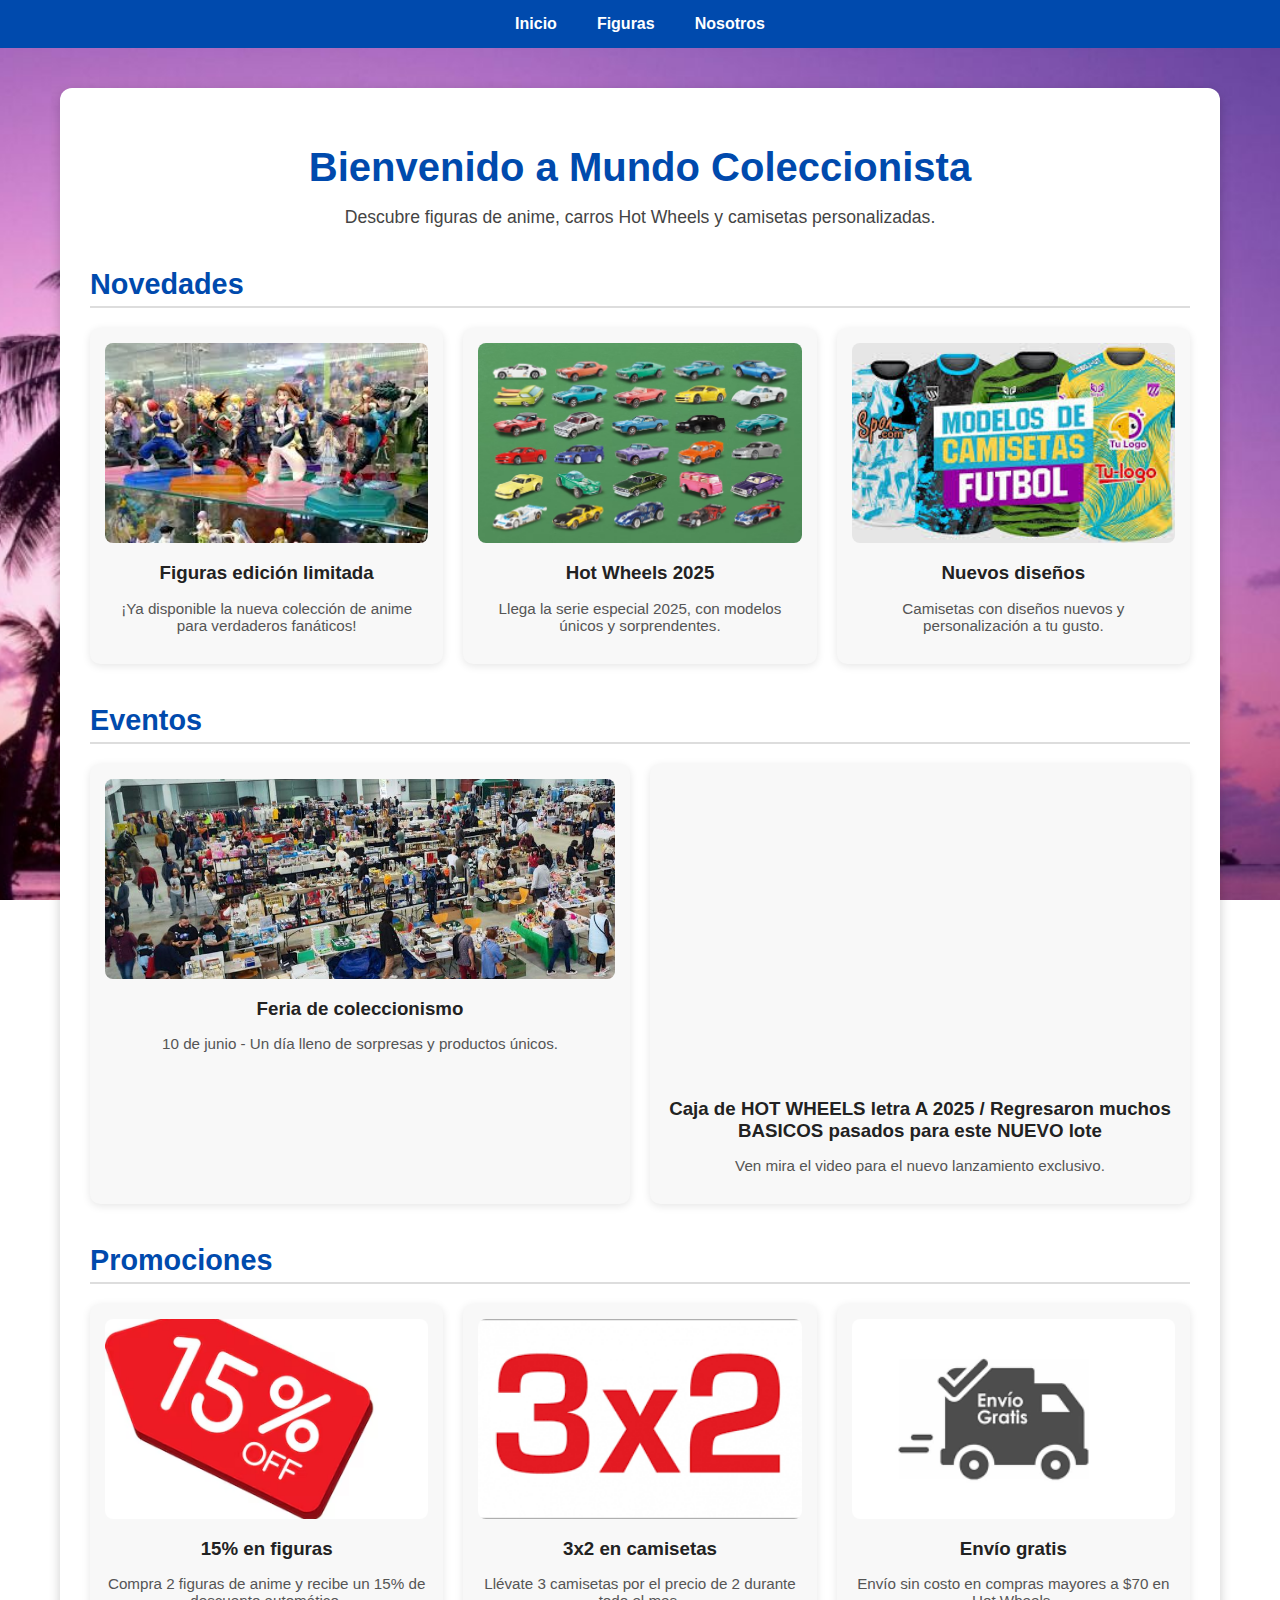
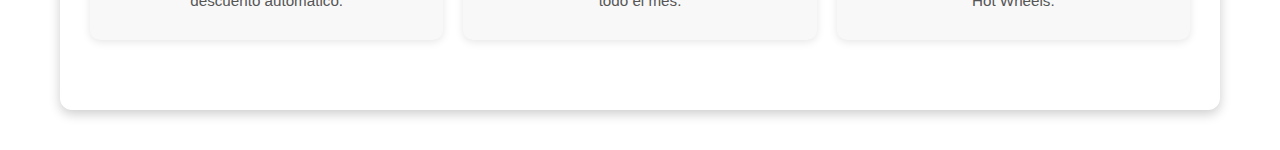
<file: index.html>
<!DOCTYPE html>
<html lang="es">
<head>
  <meta charset="UTF-8">
  <title>Inicio - Mundo Coleccionista</title>
  <link rel="stylesheet" href="inicio.css">
</head>
<body>

  <!-- Menú de navegación -->
  <nav>
    <a href="index.html">Inicio</a>
    <a href="figuras.html">Figuras</a>
    <a href="nosotros.html">Nosotros</a>
    
  </nav>

  <div class="contenedor">
    <!-- Encabezado principal -->
    <header>
      <h1>Bienvenido a Mundo Coleccionista</h1>
      <p>Descubre figuras de anime, carros Hot Wheels y camisetas personalizadas.</p>
    </header>

    <!-- Novedades -->
    <section>
      <h2>Novedades</h2>
      <div class="tarjetas">
        <div class="tarjeta">
          <img src="anime.jpg" alt="Figura de Anime">
          <h3>Figuras edición limitada</h3>
          <p>¡Ya disponible la nueva colección de anime para verdaderos fanáticos!</p>
        </div>
        <div class="tarjeta">
          <img src="carros.avif" alt="Hot Wheels 2025">
          <h3>Hot Wheels 2025</h3>
          <p>Llega la serie especial 2025, con modelos únicos y sorprendentes.</p>
        </div>
        <div class="tarjeta">
          <img src="camisas.jpg" alt="Camisetas Personalizadas">
          <h3>Nuevos diseños</h3>
          <p>Camisetas con diseños nuevos y personalización a tu gusto.</p>
        </div>
      </div>
    </section>

    <!-- Eventos -->
    <section>
      <h2>Eventos</h2>
      <div class="tarjetas">
        <div class="tarjeta">
          <img src="feria.jpg" alt="Feria de coleccionismo">
          <h3>Feria de coleccionismo</h3>
          <p>10 de junio - Un día lleno de sorpresas y productos únicos.</p>
        </div>
        <div class="tarjeta">
          <iframe width="510  " height="300" src="https://www.youtube.com/embed/b9EstrsVpmI?si=OtBIHDEcAuADkkT9" title="YouTube video player" frameborder="0" allow="accelerometer; autoplay; clipboard-write; encrypted-media; gyroscope; picture-in-picture; web-share" referrerpolicy="strict-origin-when-cross-origin" allowfullscreen></iframe>
          <h3>Caja de HOT WHEELS letra A 2025 / Regresaron muchos BASICOS pasados para este NUEVO lote</h3>
          <p>Ven mira el video para el nuevo lanzamiento exclusivo.</p>
        </div>
      </div>
    </section>

    <!-- Promociones -->
    <section>
      <h2>Promociones</h2>
      <div class="tarjetas">
        <div class="tarjeta">
          <img src="descuento.avif" alt="Descuento figuras">
          <h3>15% en figuras</h3>
          <p>Compra 2 figuras de anime y recibe un 15% de descuento automático.</p>
        </div>
        <div class="tarjeta">
          <img src="promocion.png" alt="3x2 camisetas">
          <h3>3x2 en camisetas</h3>
          <p>Llévate 3 camisetas por el precio de 2 durante todo el mes.</p>
        </div>
        <div class="tarjeta">
          <img src="eviogra.png" alt="Envío gratis">
          <h3>Envío gratis</h3>
          <p>Envío sin costo en compras mayores a $70 en Hot Wheels.</p>
        </div>
      </div>
    </section>
  </div>



</body>
</html>
</file>
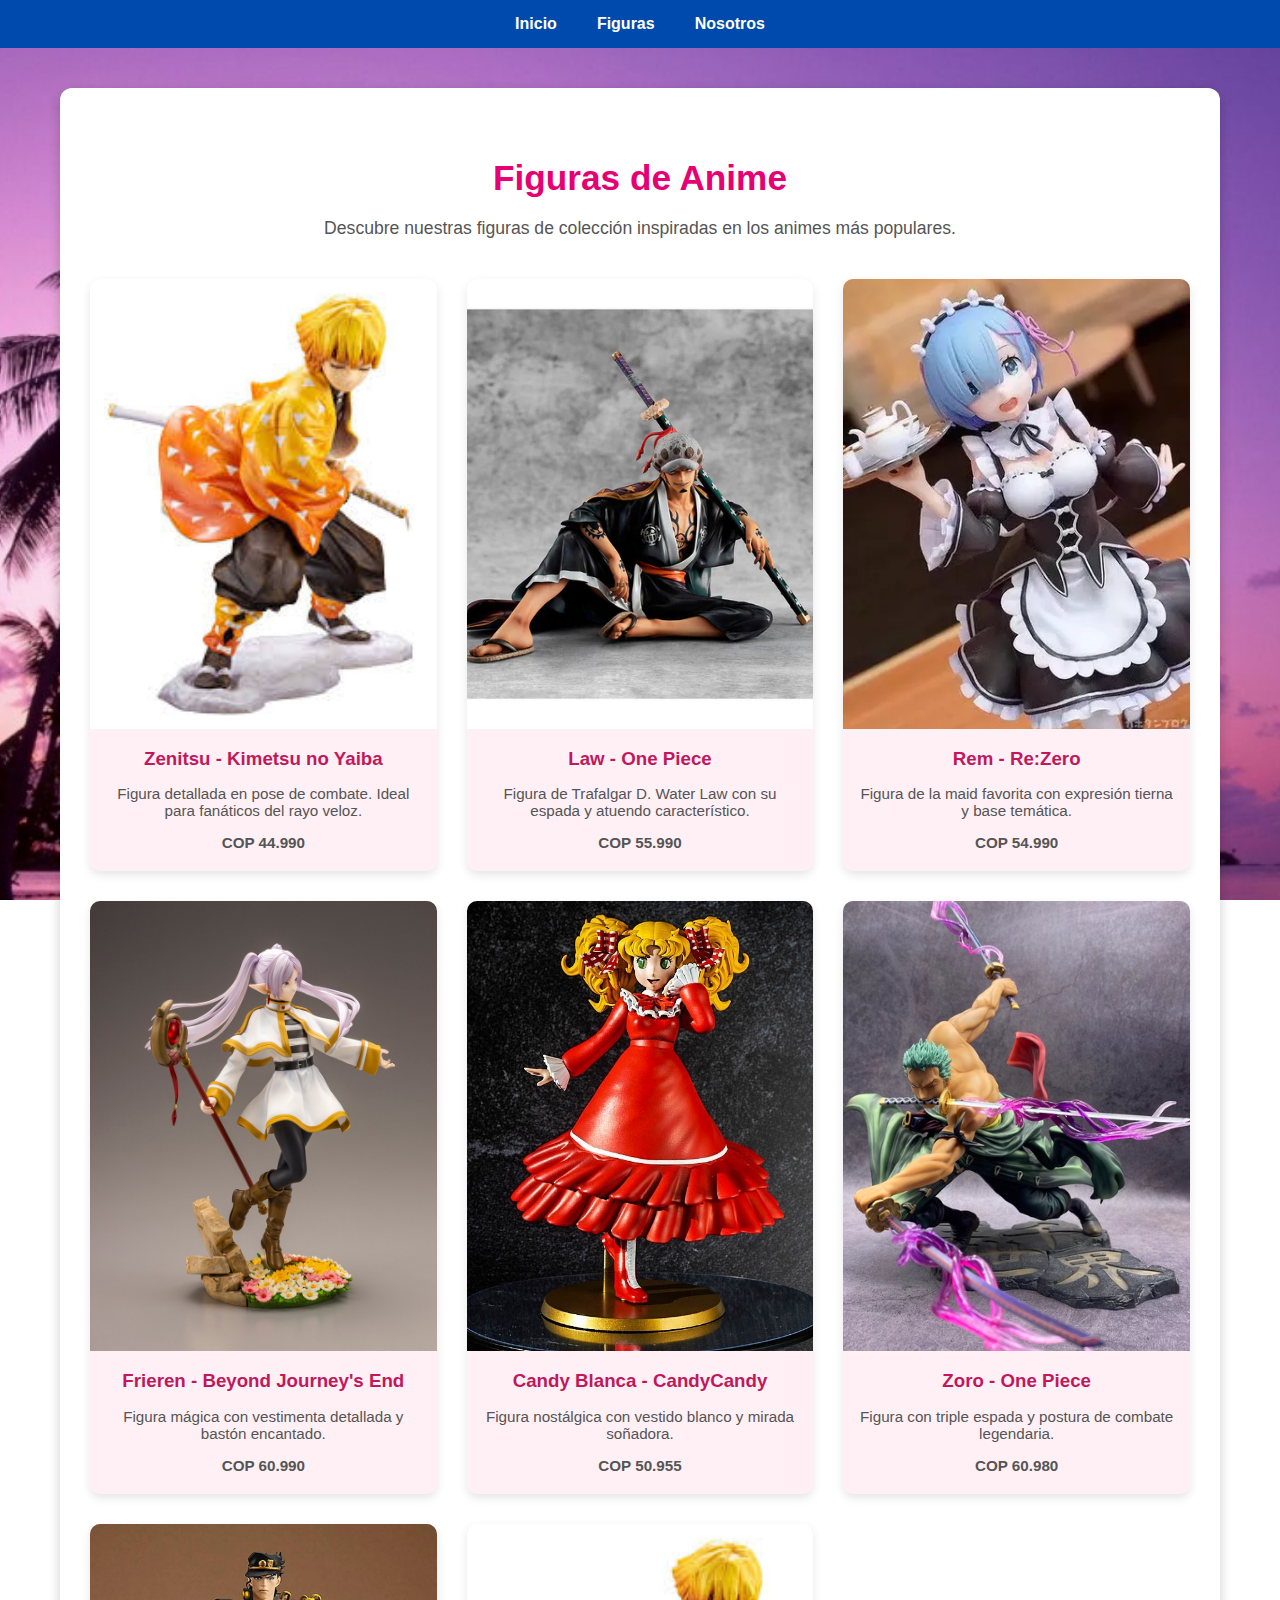
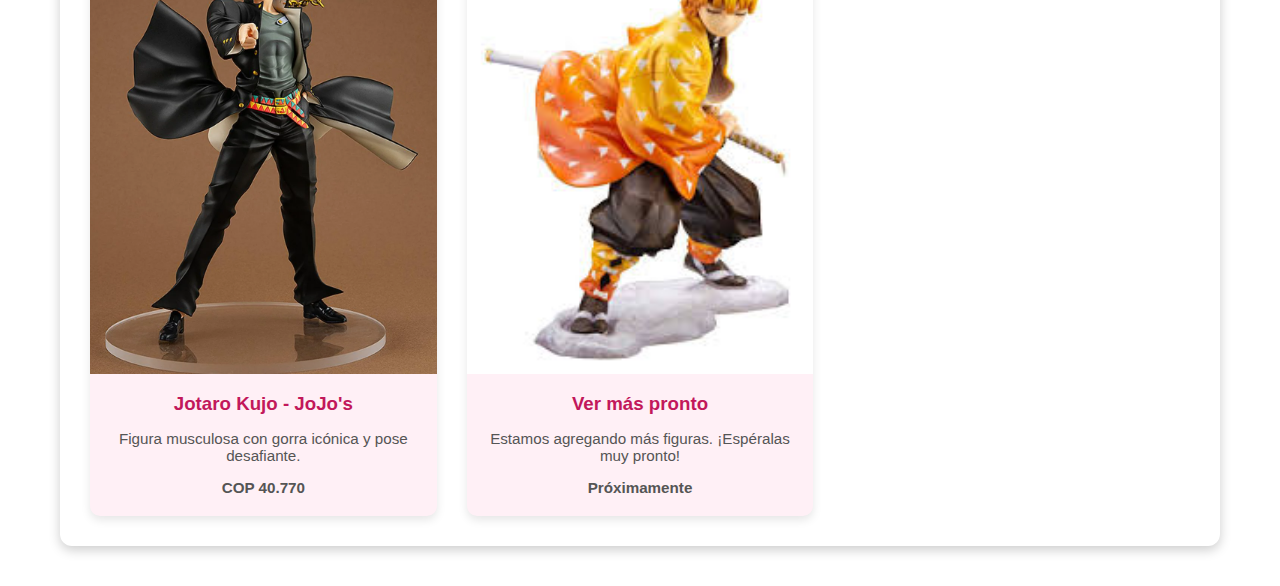
<file: Anime.html>
<!DOCTYPE html>
<html lang="es">
<head>
  <meta charset="UTF-8" />
  <title>Anime - Mundo Coleccionista</title>
  <link rel="stylesheet" href="inicio.css" />
  <style>
    .titulo-seccion {
      text-align: center;
      color: #e60073;
      margin: 40px 0 20px;
      font-size: 2.2em;
    }

    .descripcion {
      text-align: center;
      color: #555;
      font-size: 1.1em;
      margin-bottom: 40px;
    }

    .galeria-pop {
      display: grid;
      grid-template-columns: repeat(auto-fit, minmax(280px, 1fr));
      gap: 30px;
    }

    .tarjeta-pop {
      background-color: #fff0f6;
      border-radius: 10px;
      box-shadow: 0 4px 10px rgba(0, 0, 0, 0.1);
      overflow: hidden;
      text-align: center;
      transition: transform 0.3s ease;
    }

    .tarjeta-pop:hover {
      transform: scale(1.05);
    }

    .tarjeta-pop img {
      width: 100%;
      height: 450px;
      object-fit: cover;
    }

    .tarjeta-pop h3 {
      color: #c2185b;
      margin: 15px 0 5px;
    }

    .tarjeta-pop p {
      color: #555;
      font-size: 0.95em;
      padding: 0 15px;
    }

    .precio {
      font-weight: bold;
      color: #007b5e;
      margin-bottom: 20px;
    }
  </style>
</head>
<body>
  <!-- Menú de navegación -->
  <nav>
    <a href="index.html">Inicio</a>
    <a href="figuras.html">Figuras</a>
    <a href="nosotros.html">Nosotros</a>
  </nav>

  <div class="contenedor">
    <h1 class="titulo-seccion">Figuras de Anime</h1>
    <p class="descripcion">Descubre nuestras figuras de colección inspiradas en los animes más populares.</p>

    <div class="galeria-pop">
      <div class="tarjeta-pop">
        <img src="Img_Figura1.jfif" alt="Figura Zenitsu" />
        <h3>Zenitsu - Kimetsu no Yaiba</h3>
        <p>Figura detallada en pose de combate. Ideal para fanáticos del rayo veloz.</p>
        <p class="precio">COP 44.990</p>
      </div>

      <div class="tarjeta-pop">
        <img src="Img_Figura2.jfif" alt="Figura Law" />
        <h3>Law - One Piece</h3>
        <p>Figura de Trafalgar D. Water Law con su espada y atuendo característico.</p>
        <p class="precio">COP 55.990</p>
      </div>

      <div class="tarjeta-pop">
        <img src="Img_Figura3.jfif" alt="Figura Rem" />
        <h3>Rem - Re:Zero</h3>
        <p>Figura de la maid favorita con expresión tierna y base temática.</p>
        <p class="precio">COP 54.990</p>
      </div>

      <div class="tarjeta-pop">
        <img src="Img_Figura4.jfif" alt="Figura Frieren" />
        <h3>Frieren - Beyond Journey's End</h3>
        <p>Figura mágica con vestimenta detallada y bastón encantado.</p>
        <p class="precio">COP 60.990</p>
      </div>

      <div class="tarjeta-pop">
        <img src="Img_Figura5.jfif" alt="Figura Candy" />
        <h3>Candy Blanca - CandyCandy</h3>
        <p>Figura nostálgica con vestido blanco y mirada soñadora.</p>
        <p class="precio">COP 50.955</p>
      </div>

      <div class="tarjeta-pop">
        <img src="Img_Figura6.jfif" alt="Figura Zoro" />
        <h3>Zoro - One Piece</h3>
        <p>Figura con triple espada y postura de combate legendaria.</p>
        <p class="precio">COP 60.980</p>
      </div>

      <div class="tarjeta-pop">
        <img src="Img_Figura7.jfif" alt="Figura Jotaro" />
        <h3>Jotaro Kujo - JoJo's</h3>
        <p>Figura musculosa con gorra icónica y pose desafiante.</p>
        <p class="precio">COP 40.770</p>
      </div>

      <div class="tarjeta-pop">
        <img src="Img_Figura1.jfif" alt="Figura extra" />
        <h3>Ver más pronto</h3>
        <p>Estamos agregando más figuras. ¡Espéralas muy pronto!</p>
        <p class="precio">Próximamente</p>
      </div>
    </div>
  </div>
</body>
</html>
</file>
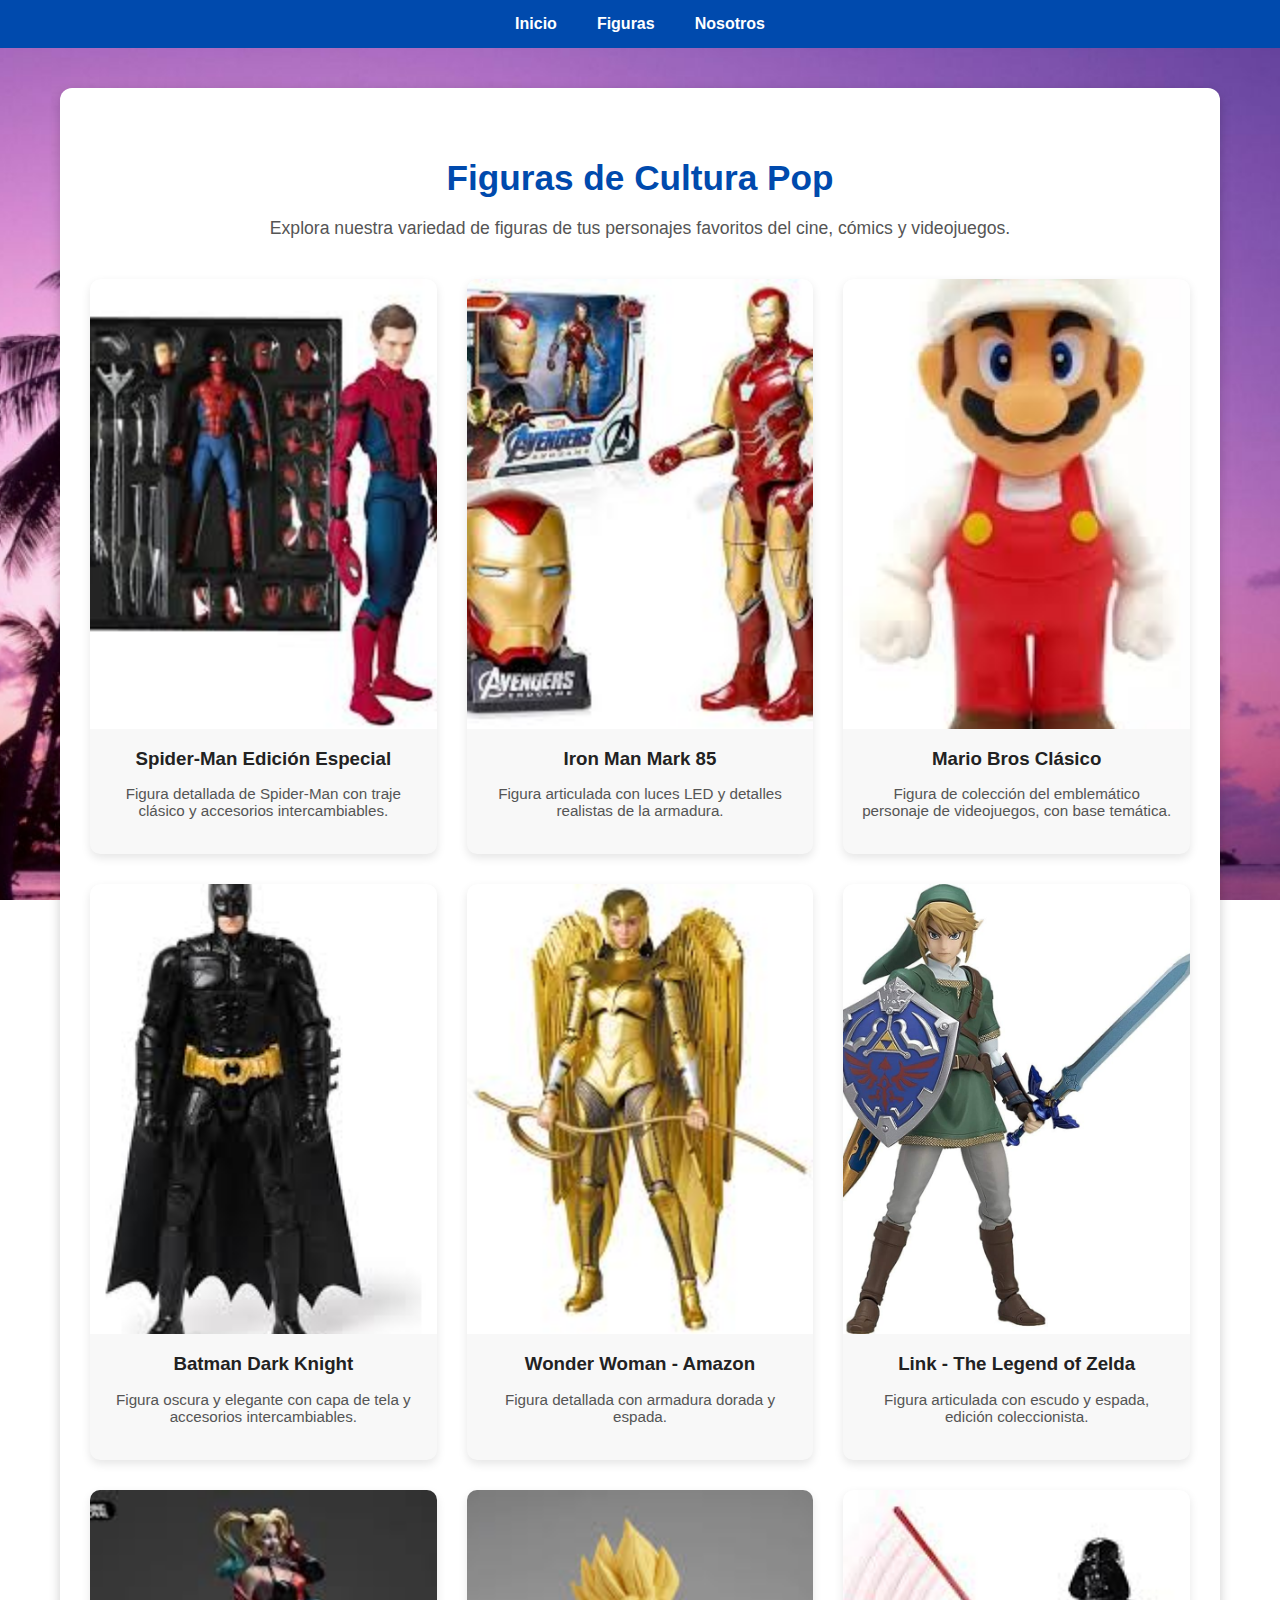
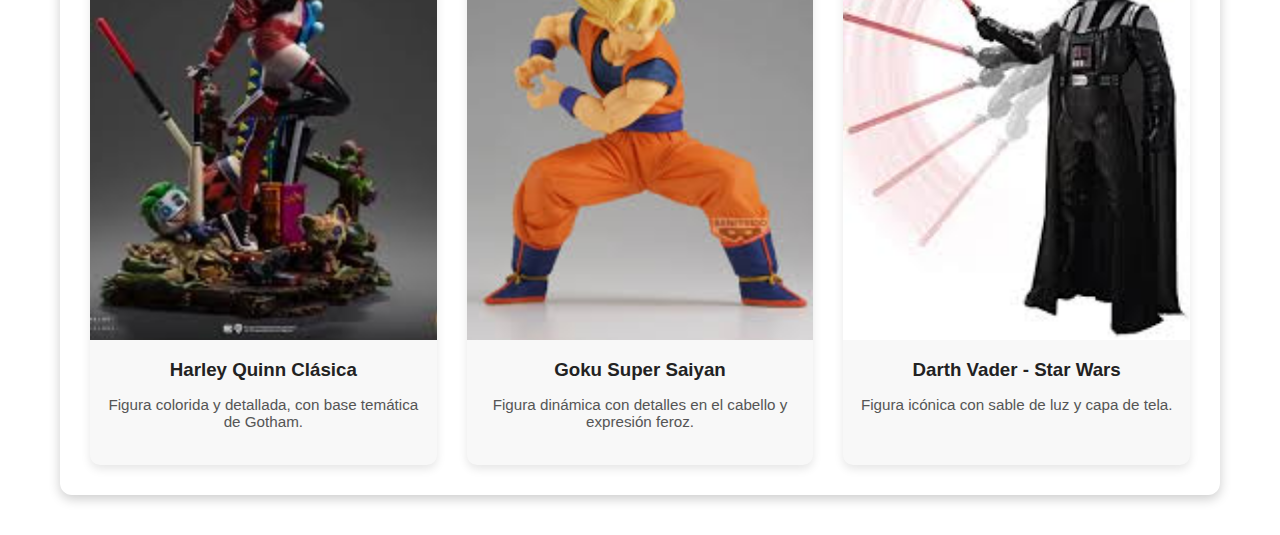
<file: culturapop.html>
<!DOCTYPE html>
<html lang="es">
<head>
  <meta charset="UTF-8" />
  <title>Cultura Pop - Mundo Coleccionista</title>
  <link rel="stylesheet" href="inicio.css" />
  <style>
    .titulo-seccion {
      text-align: center;
      color: #004aad;
      margin: 40px 0 20px;
      font-size: 2.2em;
    }

    .descripcion {
      text-align: center;
      color: #555;
      font-size: 1.1em;
      margin-bottom: 40px;
    }

    .galeria-pop {
      display: grid;
      grid-template-columns: repeat(auto-fit, minmax(280px, 1fr));
      gap: 30px;
    }

    .tarjeta-pop {
      background-color: #f8f8f8;
      border-radius: 10px;
      box-shadow: 0 4px 10px rgba(0, 0, 0, 0.1);
      overflow: hidden;
      text-align: center;
      transition: transform 0.3s ease;
    }

    .tarjeta-pop:hover {
      transform: scale(1.05);
    }

    .tarjeta-pop img {
      width: 100%;
      height: 450px;
      object-fit: cover;
    }

    .tarjeta-pop h3 {
      color: #222;
      margin: 15px 0 10px;
    }

    .tarjeta-pop p {
      color: #555;
      font-size: 0.95em;
      padding: 0 15px 20px;
    }
  </style>
</head>
<body>
  <!-- Menú de navegación -->
  <nav>
    <a href="index.html">Inicio</a>
    <a href="figuras.html">Figuras</a>
    <a href="nosotros.html">Nosotros</a>
  </nav>

  <div class="contenedor">
    <h1 class="titulo-seccion">Figuras de Cultura Pop</h1>
    <p class="descripcion">Explora nuestra variedad de figuras de tus personajes favoritos del cine, cómics y videojuegos.</p>

    <div class="galeria-pop">
      <div class="tarjeta-pop">
        <img src="Spider.jpg" alt="Figura Spider-Man" />
        <h3>Spider-Man Edición Especial</h3>
        <p>Figura detallada de Spider-Man con traje clásico y accesorios intercambiables.</p>
      </div>
      <div class="tarjeta-pop">
        <img src="Ironman.jpg" alt="Figura Iron Man" />
        <h3>Iron Man Mark 85</h3>
        <p>Figura articulada con luces LED y detalles realistas de la armadura.</p>
      </div>
      <div class="tarjeta-pop">
        <img src="mario.jpg" alt="Figura Mario Bros" />
        <h3>Mario Bros Clásico</h3>
        <p>Figura de colección del emblemático personaje de videojuegos, con base temática.</p>
      </div>
      <div class="tarjeta-pop">
        <img src="Batman.jpg" alt="Figura Batman" />
        <h3>Batman Dark Knight</h3>
        <p>Figura oscura y elegante con capa de tela y accesorios intercambiables.</p>
      </div>
      <div class="tarjeta-pop">
        <img src="wonder.jpg" alt="Figura Wonder Woman" />
        <h3>Wonder Woman - Amazon</h3>
        <p>Figura detallada con armadura dorada y espada.</p>
      </div>
      <div class="tarjeta-pop">
        <img src="Link.jpg" alt="Figura Link" />
        <h3>Link - The Legend of Zelda</h3>
        <p>Figura articulada con escudo y espada, edición coleccionista.</p>
      </div>
      <div class="tarjeta-pop">
        <img src="harley.jpg" alt="Figura Harley Quinn" />
        <h3>Harley Quinn Clásica</h3>
        <p>Figura colorida y detallada, con base temática de Gotham.</p>
      </div>
      <div class="tarjeta-pop">
        <img src="Goku.jpg" alt="Figura Goku" />
        <h3>Goku Super Saiyan</h3>
        <p>Figura dinámica con detalles en el cabello y expresión feroz.</p>
      </div>
      <div class="tarjeta-pop">
        <img src="Darth vader.jpg" alt="Figura Darth Vader" />
        <h3>Darth Vader - Star Wars</h3>
        <p>Figura icónica con sable de luz y capa de tela.</p>
      </div>
    </div>
  </div>
</body>
</html>
</file>
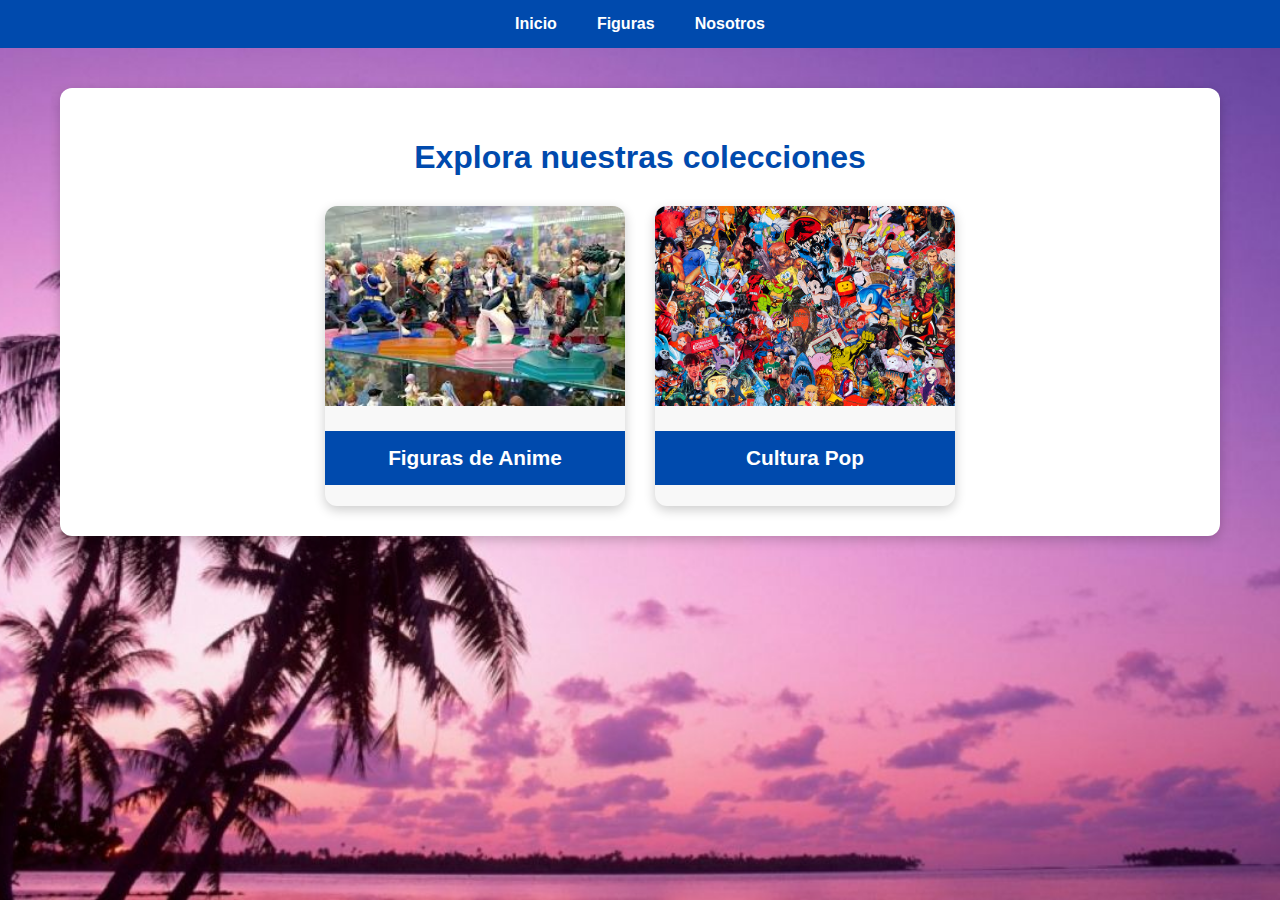
<file: figuras.html>
<!DOCTYPE html>
<html lang="es">
<head>
  <meta charset="UTF-8">
  <title>Figuras - Mundo Coleccionista</title>
  <link rel="stylesheet" href="inicio.css">
  <style>
    .subtitulo {
      text-align: center;
      margin-bottom: 30px;
      color: #004aad;
      font-size: 2em;
    }

    .menu-subpaginas {
      display: flex;
      justify-content: center;
      flex-wrap: wrap;
      gap: 30px;
    }

    .enlace-subpagina {
      text-decoration: none;
      color: inherit;
    }

    .tarjeta-sub {
      background-color: #f8f8f8;
      border-radius: 12px;
      width: 300px;
      overflow: hidden;
      box-shadow: 0 4px 12px rgba(0,0,0,0.2);
      text-align: center;
      transition: transform 0.3s ease;
    }

    .tarjeta-sub:hover {
      transform: scale(1.05);
    }

    .tarjeta-sub img {
      width: 100%;
      height: 200px;
      object-fit: cover;
    }

    .tarjeta-sub h3 {
      background-color: #004aad;
      color: white;
      padding: 15px 0;
      font-size: 1.3em;
    }
  </style>
</head>
<body>

  <!-- Menú de navegación -->
  <nav>
    <a href="index.html">Inicio</a>
    <a href="figuras.html">Figuras</a>
    <a href="nosotros.html">Nosotros</a>
  </nav>

  <div class="contenedor">
    <h1 class="subtitulo">Explora nuestras colecciones</h1>

    <div class="menu-subpaginas">
      <a href="anime.html" class="enlace-subpagina">
        <div class="tarjeta-sub">
          <img src="anime.jpg" alt="Subpágina Anime">
          <h3>Figuras de Anime</h3>
        </div>
      </a>
      <a href="culturapop.html" class="enlace-subpagina">
        <div class="tarjeta-sub">
          <img src="culturapop.png" alt="Subpágina Cultura Pop">
          <h3>Cultura Pop</h3>
        </div>
      </a>
    </div>
  </div>

</body>
</html>
</file>
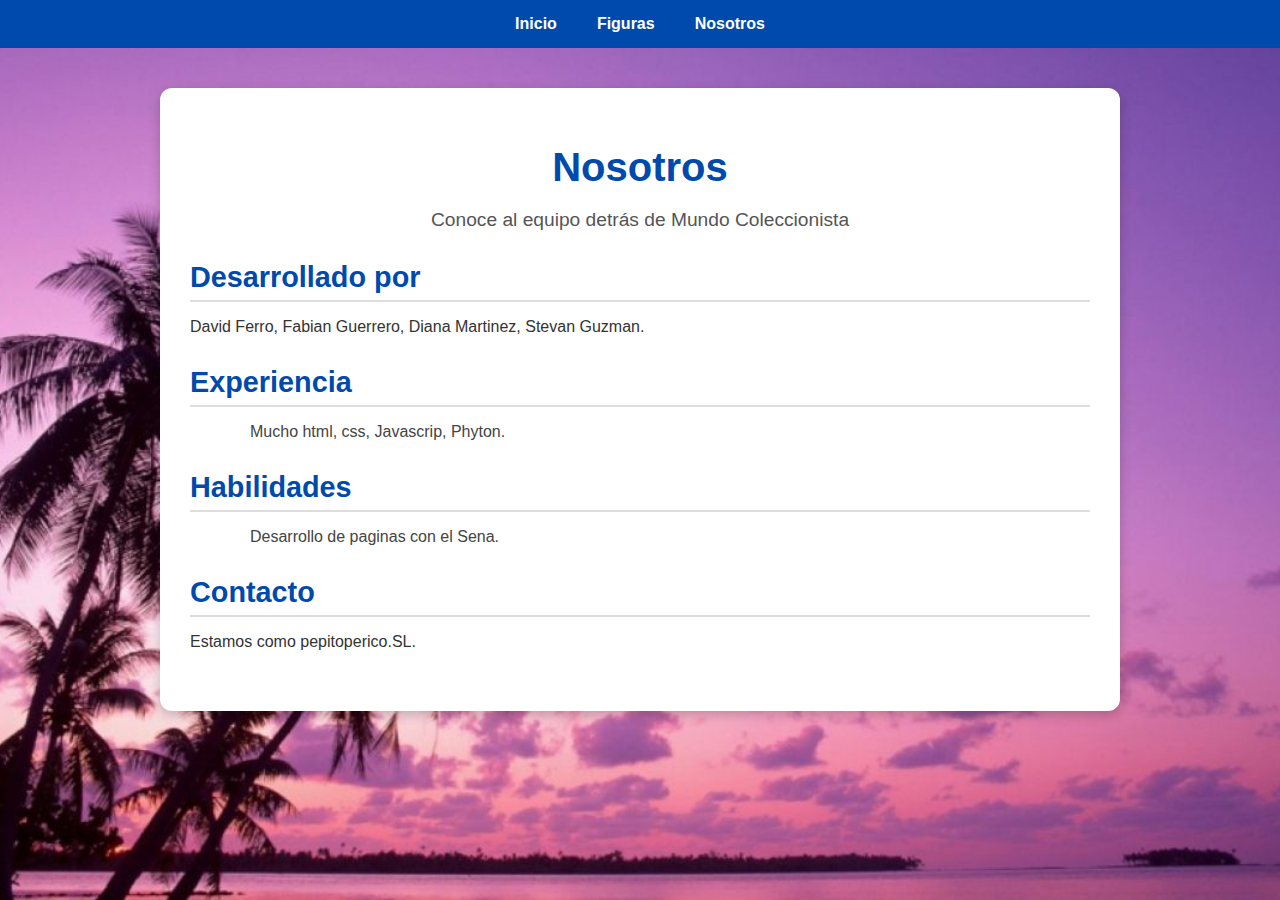
<file: nosotros.html>
<!DOCTYPE html>
<html lang="es">
<head>
  <meta charset="UTF-8" />
  <title>Nosotros - Mundo Coleccionista</title>
  <link rel="stylesheet" href="inicio.css" />
  <style>
    .contenedor {
      max-width: 900px;
      margin: 40px auto;
      background-color: #fff;
      padding: 30px;
      border-radius: 12px;
      box-shadow: 0 4px 12px rgba(0,0,0,0.2);
    }

    header {
      text-align: center;
      margin-bottom: 30px;
    }

    header h1 {
      font-size: 2.5em;
      color: #004aad;
      margin-bottom: 10px;
    }

    header p {
      font-size: 1.2em;
      color: #555;
    }

    .curriculum {
      margin-top: 30px;
    }

    .seccion-cv {
      margin-bottom: 30px;
    }

    .seccion-cv h2 {
      color: #004aad;
      border-bottom: 2px solid #ddd;
      padding-bottom: 6px;
      margin-bottom: 15px;
      font-size: 1.8em;
    }

    .seccion-cv ul {
      list-style-type: disc;
      margin-left: 20px;
      color: #444;
      font-size: 1em;
    }

    .seccion-cv ul li {
      margin-bottom: 8px;
    }
  </style>
</head>
<body>
  <!-- Menú de navegación -->
  <nav>
    <a href="index.html">Inicio</a>
    <a href="figuras.html">Figuras</a>
    <a href="nosotros.html">Nosotros</a>
  </nav>

  <div class="contenedor">
    <header>
      <h1>Nosotros</h1>
      <p>Conoce al equipo detrás de Mundo Coleccionista</p>
    </header>

    <div class="curriculum">
      <section class="seccion-cv">
        <h2>Desarrollado por</h2>
        <p>David Ferro, Fabian Guerrero, Diana Martinez, Stevan Guzman.</p>
      </section>

      <section class="seccion-cv">
        <h2>Experiencia</h2>
        <ul>
          Mucho html, css, Javascrip, Phyton.
        </ul>
      </section>

      <section class="seccion-cv">
        <h2>Habilidades</h2>
        <ul>
          Desarrollo de paginas con el Sena.
        </ul>
      </section>

      <section class="seccion-cv">
        <h2>Contacto</h2>
        <p>Estamos como pepitoperico.SL.</p>
      </section>
    </div>
  </div>

</body>
</html>
</file>
<file: inicio.css>
body, html {
  margin: 0;
  padding: 0;
  font-family: 'Segoe UI', sans-serif;
  background-image: url('arbol.jpg');
  background-size: cover;
  background-position: center;
  background-attachment: fixed;
  color: #333;
  min-height: 100vh;
}

nav {
  background-color: #004aad;
  display: flex;
  justify-content: center;
  flex-wrap: wrap;
  padding: 15px 0;
}

nav a {
  color: #fff;
  text-decoration: none;
  margin: 0 20px;
  font-weight: bold;
  font-size: 1rem;
  transition: color 0.3s ease;
}

nav a:hover {
  color: #ffcc00;
}

.contenedor {
  max-width: 1100px;
  margin: 40px auto;
  background-color: #fff;
  padding: 30px;
  border-radius: 12px;
  box-shadow: 0 4px 12px rgba(0,0,0,0.2);
}

header {
  text-align: center;
  margin-bottom: 40px;
}

header h1 {
  font-size: 2.5em;
  color: #004aad;
  margin-bottom: 10px;
}

header p {
  font-size: 1.1em;
  color: #444;
}

section {
  margin-bottom: 40px;
}

section h2 {
  color: #004aad;
  border-bottom: 2px solid #ddd;
  padding-bottom: 5px;
  margin-bottom: 20px;
  font-size: 1.8em;
}

.tarjetas {
  display: grid;
  grid-template-columns: repeat(auto-fit, minmax(280px, 1fr));
  gap: 20px;
}

.tarjeta {
  background-color: #f8f8f8;
  border-radius: 10px;
  box-shadow: 0 2px 8px rgba(0,0,0,0.1);
  overflow: hidden;
  text-align: center;
  padding: 15px;
}

.tarjeta img {
  width: 100%;
  height: 200px;
  object-fit: cover;
  border-radius: 8px;
}

.tarjeta h3 {
  margin: 15px 0 10px;
  color: #222;
}

.tarjeta p {
  color: #555;
  font-size: 0.95em;
}

@media (max-width: 600px) {
  nav {
    flex-direction: column;
  }

  nav a {
    margin: 10px 0;
  }
}
</file>
